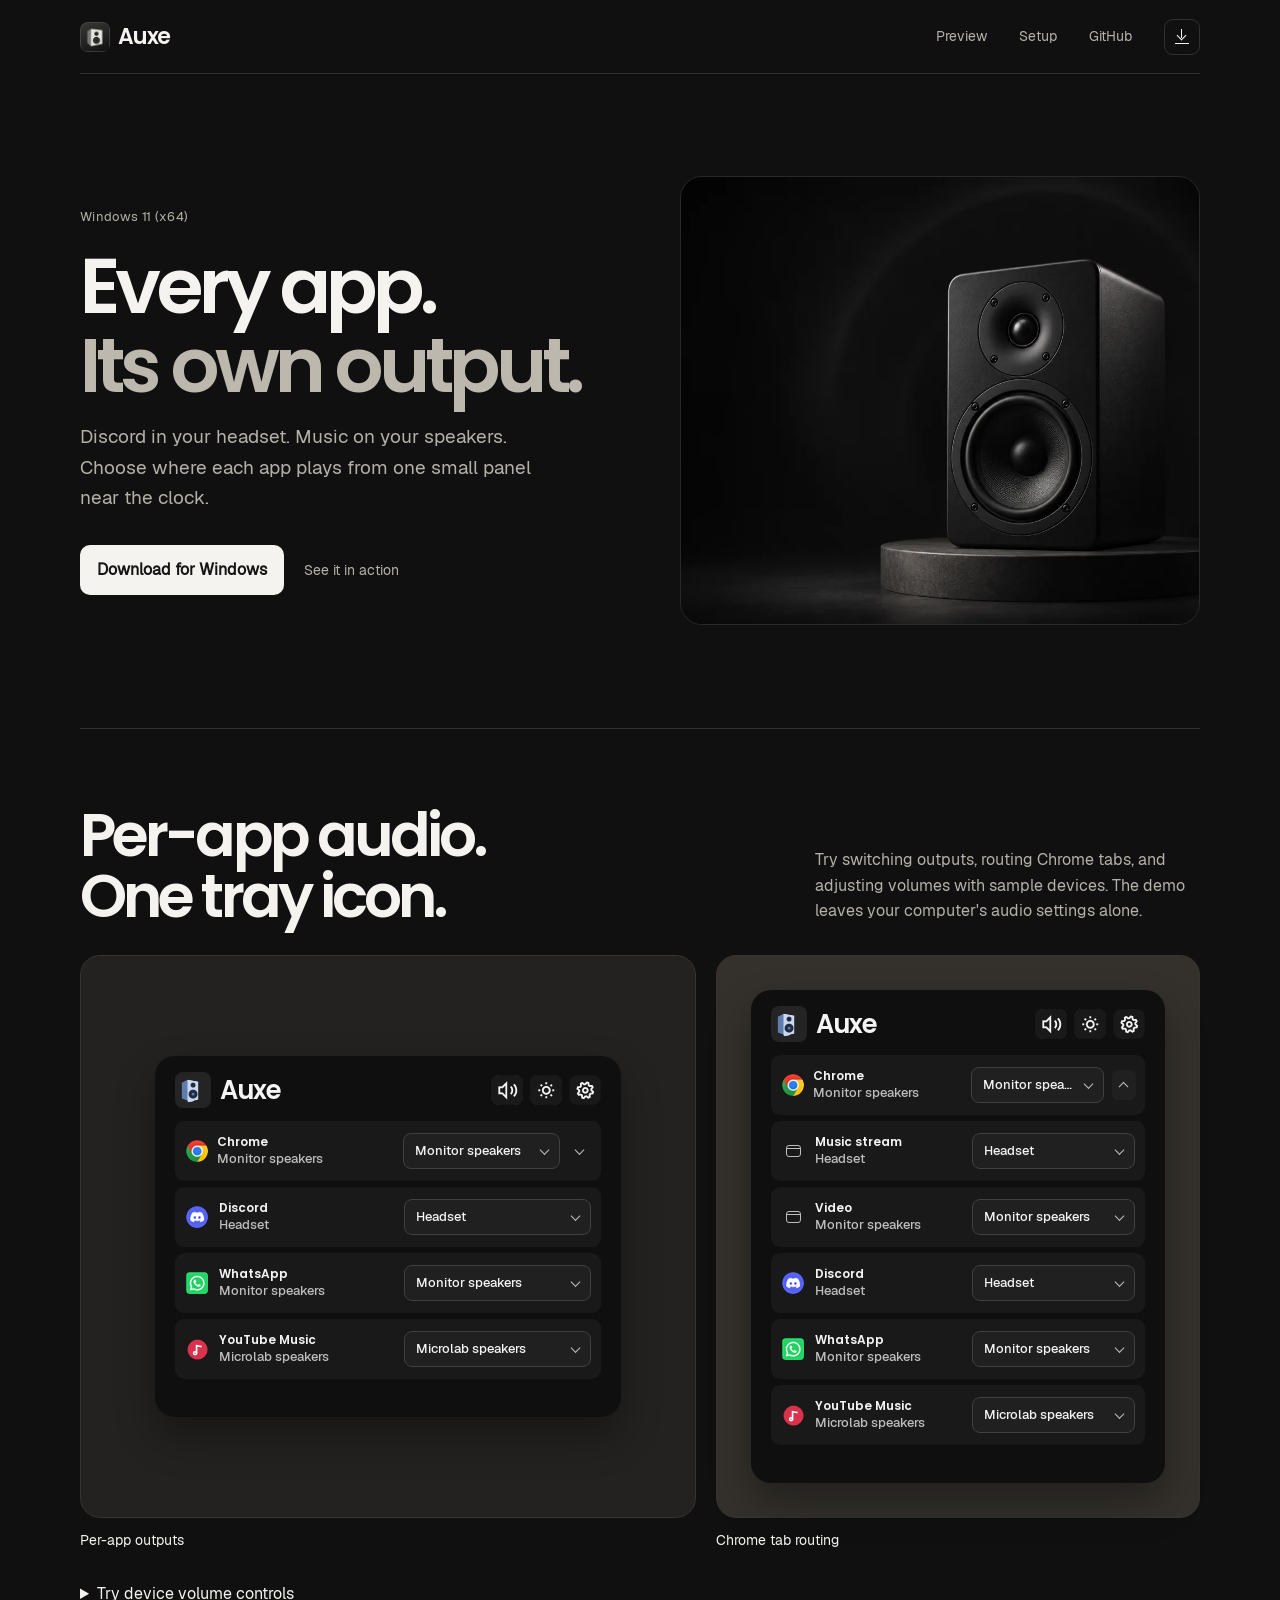
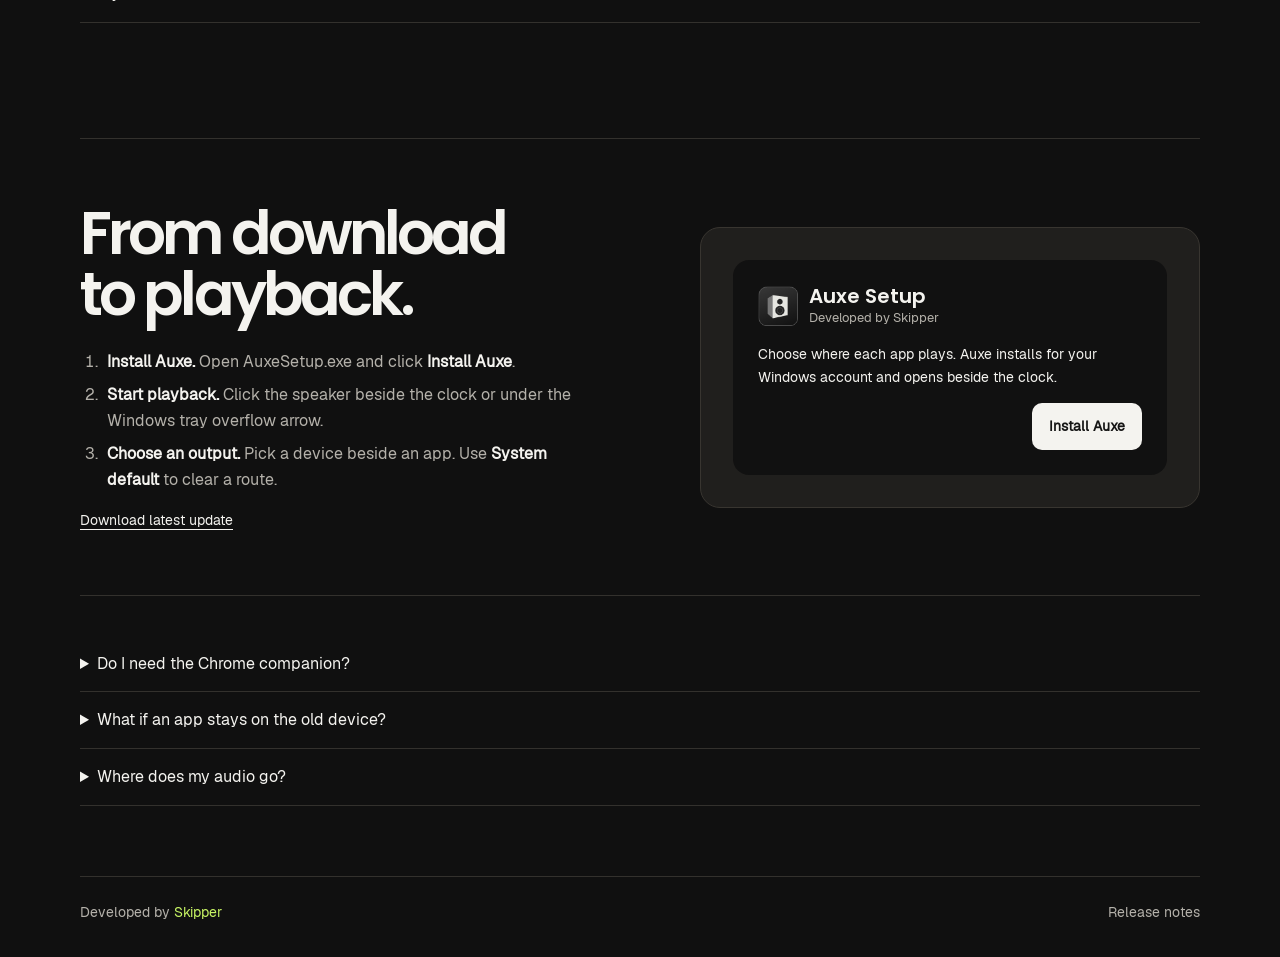
<file: docs/index.html>
<!doctype html>
<html lang="en">
<head>
  <meta charset="utf-8">
  <meta name="viewport" content="width=device-width, initial-scale=1">
  <meta name="description" content="Auxe is a lightweight Windows 11 tray app for choosing a different audio output for each app.">
  <meta name="theme-color" content="#101010">
  <title>Auxe Windows Audio Router</title>
  <link rel="icon" href="assets/auxe.png" type="image/png">
  <link rel="stylesheet" href="style.css?v=3">
  <link rel="stylesheet" href="tray-preview.css?v=5">
  <script src="motion.js" defer></script>
  <script src="tray-preview.js?v=4" defer></script>
</head>
<body>
  <a class="skip" href="#main">Skip to content</a>
  <header class="top shell">
    <a class="wordmark" href="./" aria-label="Auxe home"><img src="assets/auxe.png" alt="" width="30" height="30">Auxe</a>
    <nav aria-label="Main navigation">
      <a href="#preview">Preview</a>
      <a href="#setup">Setup</a>
      <a class="nav-source" href="https://github.com/rasithsenanayake/auxe">GitHub</a>
      <a class="nav-download" href="https://github.com/rasithsenanayake/auxe/releases/latest/download/AuxeSetup.exe" aria-label="Download the latest Auxe installer" title="Download Auxe"><span class="download-icon" aria-hidden="true"></span></a>
    </nav>
  </header>

  <main id="main">
    <section class="hero shell" aria-labelledby="hero-title">
      <div class="hero-copy">
        <p class="eyebrow">Windows 11 (x64)</p>
        <h1 id="hero-title">Every app.<br><span>Its own output.</span></h1>
        <p class="lede">Discord in your headset. Music on your speakers. Choose where each app plays from one small panel near the clock.</p>
        <div class="actions">
          <a class="button" href="https://github.com/rasithsenanayake/auxe/releases/latest/download/AuxeSetup.exe">Download for Windows</a>
          <a class="text-link" href="#preview">See it in action</a>
        </div>
      </div>
      <div class="hero-art">
        <img src="assets/speaker.webp" width="1200" height="800" fetchpriority="high" alt="A black two-driver speaker photographed in a dark studio">
      </div>
    </section>

    <section class="preview shell" id="preview" aria-labelledby="preview-title">
      <div class="section-heading" data-reveal>
        <h2 id="preview-title">Per-app audio.<br>One tray icon.</h2>
        <p>Try switching outputs, routing Chrome tabs, and adjusting volumes with sample devices. The demo leaves your computer's audio settings alone.</p>
      </div>
      <div class="gallery">
        <figure data-reveal>
          <div class="frame dark-frame" data-demo="apps"><img src="assets/app-outputs.png" alt="Auxe dark tray showing independent outputs for Chrome, Discord, WhatsApp and YouTube Music" width="466" height="364" loading="lazy"></div>
          <figcaption>Per-app outputs</figcaption>
        </figure>
        <figure data-reveal>
          <div class="frame light-frame" data-demo="tabs"><img src="assets/chrome-tabs.png" alt="Auxe with the Chrome row expanded and two browser tabs routed independently" width="466" height="496" loading="lazy"></div>
          <figcaption>Chrome tab routing</figcaption>
        </figure>
      </div>
      <details class="volume-preview">
        <summary>Try device volume controls</summary>
        <div data-demo="volume"><img src="assets/device-volume.png" width="466" height="298" loading="lazy" alt="Auxe device volume sliders for a headset, monitor and speakers"></div>
      </details>
    </section>

    <section class="setup shell" id="setup" aria-labelledby="setup-title">
      <div data-reveal>
        <h2 id="setup-title">From download<br>to playback.</h2>
        <ol>
          <li><strong>Install Auxe.</strong> Open AuxeSetup.exe and click <strong>Install Auxe</strong>.</li>
          <li><strong>Start playback.</strong> Click the speaker beside the clock or under the Windows tray overflow arrow.</li>
          <li><strong>Choose an output.</strong> Pick a device beside an app. Use <strong>System default</strong> to clear a route.</li>
        </ol>
        <p class="update-link"><a href="https://github.com/rasithsenanayake/auxe/releases/latest/download/AuxeSetup.exe">Download latest update</a></p>
      </div>
      <div class="setup-image" data-reveal>
        <div class="setup-card">
          <div class="setup-brand">
            <img src="assets/auxe.png" width="40" height="40" alt="">
            <div><strong>Auxe Setup</strong><span>Developed by Skipper</span></div>
          </div>
          <p>Choose where each app plays. Auxe installs for your Windows account and opens beside the clock.</p>
          <a class="button setup-install" href="https://github.com/rasithsenanayake/auxe/releases/latest/download/AuxeSetup.exe" aria-label="Install Auxe by downloading AuxeSetup.exe">Install Auxe</a>
        </div>
      </div>
    </section>

    <section class="answers shell" aria-label="Common questions">
      <details id="chrome-setup">
        <summary>Do I need the Chrome companion?</summary>
        <p>Use the companion for individual Chrome tabs and the installed YouTube Music window. Windows apps like Discord and WhatsApp work with Auxe on their own. Open the gear menu in Auxe and choose <strong>Chrome companion setup</strong> for the folder and instructions.</p>
      </details>
      <details>
        <summary>What if an app stays on the old device?</summary>
        <p>Some apps hold on to their original audio stream. Restart playback, rejoin the call, or set the playback device inside that app to System default.</p>
      </details>
      <details>
        <summary>Where does my audio go?</summary>
        <p>Audio stays on your PC. Auxe has no account, analytics, or telemetry. Optional update checks contact GitHub to fetch releases. You can turn them off in the gear menu.</p>
      </details>
    </section>
  </main>

  <footer class="shell footer">
    <span>Developed by <span class="developer-credit">Skipper</span></span>
    <a href="https://github.com/rasithsenanayake/auxe/releases">Release notes</a>
  </footer>
</body>
</html>
</file>
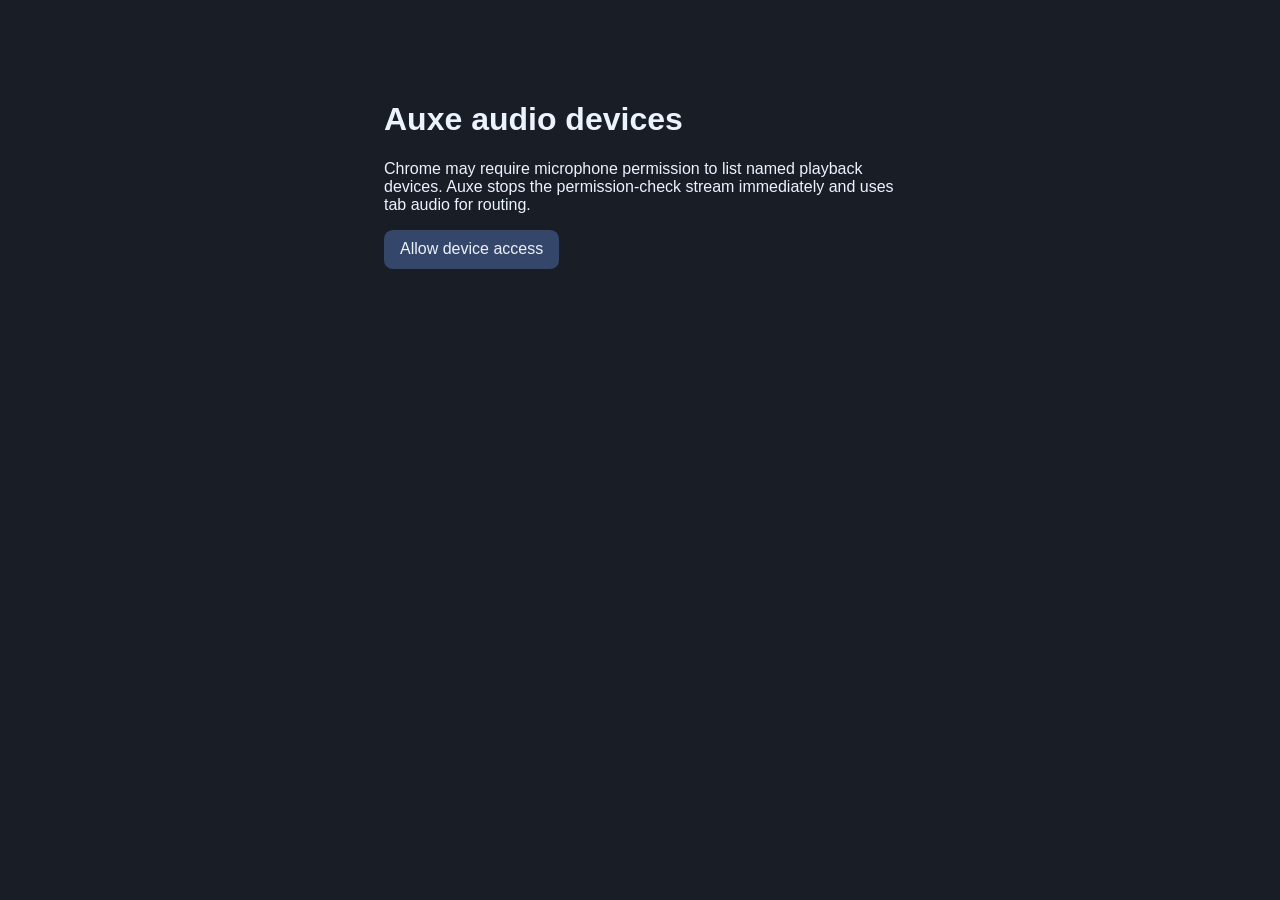
<file: chrome/devices.html>
<!doctype html>
<html lang="en">
<meta charset="utf-8">
<title>Auxe audio devices</title>
<style>
  body { font: 16px "Segoe UI", sans-serif; color: #edf2ff; background: #191d26; max-width: 32rem; margin: 4rem auto; padding: 1rem; }
  button { font: inherit; color: inherit; background: #34466a; border: 0; border-radius: .55rem; padding: .65rem 1rem; }
</style>
<h1>Auxe audio devices</h1>
<p>Chrome may require microphone permission to list named playback devices. Auxe stops the permission-check stream immediately and uses tab audio for routing.</p>
<button id="allow">Allow device access</button>
<p id="result" role="status"></p>
<script src="devices.js"></script>
</html>
</file>
<file: docs/style.css>
@font-face {
  font-family: Geist;
  src: url("assets/Geist-Regular.ttf") format("truetype");
  font-display: swap;
}
@font-face {
  font-family: Poppins;
  src: url("assets/Poppins-SemiBold.ttf") format("truetype");
  font-weight: 600;
  font-display: swap;
}

:root {
  color-scheme: dark;
  --background: #101010;
  --ink: #f4f3ef;
  --muted: #b4b1aa;
  --line: #33312d;
  --display: Poppins, "Segoe UI", sans-serif;
  --body: Geist, "Segoe UI", sans-serif;
}

* { box-sizing: border-box; }
html { scroll-behavior: smooth; }
body { margin: 0; background: var(--background); color: var(--ink); font: 16px/1.6 var(--body); }
a { color: inherit; }
img { display: block; max-width: 100%; height: auto; }
figure, p { margin: 0; }
a:focus-visible, summary:focus-visible { outline: 2px solid #e9e2d3; outline-offset: 5px; }
.shell { width: min(1120px, calc(100% - 56px)); margin-inline: auto; }
.skip { position: absolute; top: 10px; left: 12px; padding: 10px 14px; background: var(--ink); color: var(--background); transform: translateY(-160%); z-index: 2; }
.skip:focus { transform: none; }

.top { min-height: 74px; display: flex; align-items: center; justify-content: space-between; border-bottom: 1px solid var(--line); gap: 18px; }
.wordmark { display: inline-flex; align-items: center; gap: 8px; font: 600 22px/1 var(--display); letter-spacing: -.055em; text-decoration: none; }
.wordmark img { background: #262626; border-radius: 8px; }
nav { display: flex; align-items: center; gap: clamp(14px, 3vw, 32px); }
nav a, .footer a { color: var(--muted); text-decoration: none; font-size: 14px; }
nav a:hover, .footer a:hover, .text-link:hover { color: #fff; }
.footer .developer-credit { color: #c7f464; }
.nav-download { display: inline-grid; place-items: center; width: 36px; height: 36px; flex: 0 0 auto; color: var(--ink); border: 1px solid var(--line); border-radius: 9px; transition: background .18s; }
.nav-download:hover { background: #31302d; }
.download-icon { position: relative; width: 14px; height: 15px; border-bottom: 1.5px solid currentColor; }
.download-icon::before { content: ""; position: absolute; height: 9px; border-left: 1.5px solid currentColor; left: 6px; top: 0; }
.download-icon::after { content: ""; position: absolute; width: 6px; height: 6px; border-bottom: 1.5px solid currentColor; border-right: 1.5px solid currentColor; left: 3.25px; top: 3px; transform: rotate(45deg); }

.hero { display: grid; grid-template-columns: 1.04fr .96fr; gap: 36px; align-items: center; padding-block: clamp(50px, 8vw, 106px); }
.eyebrow { color: var(--muted); font-size: 13px; letter-spacing: .025em; }
h1, h2 { font: 600 1em/1.02 var(--display); margin: 0; letter-spacing: -.065em; }
h1 { font-size: clamp(49px, 6vw, 84px); margin-block: 20px 18px; }
h1 span { color: #bdb8ad; }
.lede { color: var(--muted); max-width: 38ch; font-size: clamp(16px, 1.6vw, 19px); }
.actions { margin-top: 32px; display: flex; align-items: center; flex-wrap: wrap; gap: 20px; }
.button { display: inline-flex; gap: 13px; align-items: center; padding: 12px 17px; border-radius: 10px; background: var(--ink); color: #151515; font-weight: 650; text-decoration: none; transition: background .18s, transform .18s; }
.button:hover { background: #ded9cf; transform: translateY(-2px); }
.text-link { color: var(--muted); text-decoration: none; font-size: 14px; }
.hero-art { overflow: hidden; border: 1px solid #2b2927; border-radius: 22px; background: #141414; }
.hero-art img { aspect-ratio: 1.16; width: 100%; object-fit: cover; object-position: 64% center; }

.preview, .setup, .answers { scroll-margin-top: 20px; }
.preview { border-top: 1px solid var(--line); padding-top: clamp(42px, 6vw, 76px); }
.section-heading { display: flex; justify-content: space-between; align-items: end; flex-wrap: wrap; gap: 22px; margin-bottom: 28px; }
h2 { font-size: clamp(36px, 5vw, 60px); }
.section-heading p { color: var(--muted); max-width: 35ch; padding-bottom: 3px; }
.gallery { display: grid; grid-template-columns: 1.12fr .88fr; gap: 20px; }
.frame { min-height: clamp(350px, 44vw, 530px); display: grid; place-items: center; padding: clamp(16px, 4vw, 48px); border-radius: 20px; border: 1px solid #363430; }
.dark-frame { background: #232220; }
.light-frame { background: #34312c; }
.frame img { width: min(100%, 444px); filter: drop-shadow(0 18px 24px #0008); }
.light-frame img { width: min(100%, 385px); }
figcaption { margin-top: 11px; display: flex; justify-content: space-between; gap: 10px; font-size: 14px; }
figcaption span { color: var(--muted); }
.volume-preview { margin-top: 15px; }
.volume-preview img { margin-block: 16px 4px; border: 1px solid var(--line); border-radius: 18px; }
.setup { display: grid; grid-template-columns: 1.08fr .92fr; align-items: center; gap: 32px; margin-top: clamp(58px, 9vw, 118px); padding-block: clamp(38px, 5vw, 66px); border-block: 1px solid var(--line); }
.setup ol { padding-inline-start: 22px; color: var(--muted); margin: 23px 0 0; max-width: 47ch; }
.setup li { padding-left: 5px; margin-bottom: 8px; }
.setup strong { color: var(--ink); }
.update-link { margin-top: 16px; font-size: 14px; }
.update-link a { text-underline-offset: 4px; }
.setup-image { display: grid; justify-items: center; padding: clamp(16px, 4vw, 32px); background: #201f1d; border: 1px solid #383530; border-radius: 20px; }
.answers { padding-block: 40px 70px; }
details { border-bottom: 1px solid var(--line); padding-block: 15px; }
summary { font-size: 16px; cursor: pointer; }
details p { color: var(--muted); max-width: 68ch; padding-top: 10px; }
.footer { display: flex; justify-content: space-between; gap: 12px; padding-block: 24px 34px; border-top: 1px solid var(--line); color: var(--muted); font-size: 14px; }

@media (prefers-reduced-motion: no-preference) {
  @keyframes arrive {
    from { opacity: 0; transform: translateY(12px); }
    to { opacity: 1; transform: translateY(0); }
  }
  .hero-copy { animation: arrive .48s cubic-bezier(.2, .7, .25, 1) both; }
  .hero-art { animation: arrive .56s .06s cubic-bezier(.2, .7, .25, 1) both; }
  .motion-ready [data-reveal] { transition: opacity .45s ease, transform .45s cubic-bezier(.2, .7, .25, 1); }
  .motion-ready [data-reveal]:not(.visible) { opacity: 0; transform: translateY(14px); }
  .frame img { transition: transform .28s ease; }
  .frame:hover img { transform: translateY(-3px); }
}

@media (max-width: 900px) {
  .hero { gap: 22px; }
  h1 { font-size: clamp(45px, 7.3vw, 68px); }
  .actions { gap: 12px; }
}

@media (max-width: 700px) {
  .shell { width: calc(100% - 36px); }
  .top { min-height: 65px; }
  nav { gap: 12px; }
  nav a { font-size: 13px; }
  .hero, .gallery, .setup { grid-template-columns: 1fr; }
  .hero { gap: 28px; padding-block: 47px; }
  h1 { font-size: clamp(44px, 11vw, 69px); }
  .hero-art img { aspect-ratio: 1.55; }
  .frame { min-height: auto; }
  .section-heading { align-items: start; }
  .answers { padding-bottom: 52px; }
}

@media (max-width: 365px) {
  .nav-source { display: none; }
}

@media (prefers-reduced-motion: reduce) {
  html { scroll-behavior: auto; }
  .button { transition: none; }
  .button:hover { transform: none; }
}

.setup-card { display: grid; gap: 15px; width: 100%; padding: clamp(14px, 2vw, 25px); border-radius: 16px; background: #111; }
.setup-brand { display: flex; align-items: center; gap: 11px; }
.setup-brand strong, .setup-brand span { display: block; }
.setup-brand strong { font: 600 20px/1.15 var(--display); }
.setup-brand span { color: var(--muted); font-size: 13px; }
.setup-card p { font-size: 14px; }
.setup-install { justify-self: end; font-size: 14px; }
</file>
<file: docs/tray-preview.css>
:root { --tray-preview-ready: 4; }

@font-face {
  font-family: "Geist Preview";
  src: url("assets/Geist-Medium.woff2") format("woff2");
  font-weight: 500;
  font-display: swap;
}

.gallery > figure { display: grid; grid-template-rows: 1fr auto; min-width: 0; }
.gallery .frame[data-demo] { padding: clamp(13px, 3vw, 34px); }

.demo-panel {
  --toolbar-row: 0px;
  --tray: #0f0f0f;
  --tray-icons: url("assets/app-outputs.png");
  --row: #191919;
  --control: #202020;
  --edge: #404040;
  --text: #f4f4f4;
  --muted-text: #bebebe;
  width: min(100%, 466px);
  min-width: 0;
  padding: 16px 20px 38px;
  border-radius: 20px;
  background: var(--tray);
  color: var(--text);
  color-scheme: dark;
  box-shadow: 0 20px 40px #0005;
  font: 500 13.5px/1.25 "Geist Preview", Geist, "Segoe UI", sans-serif;
}
.demo-panel.demo-light {
  --toolbar-row: -30px;
  --tray: #f6f6f4;
  --tray-icons: url("assets/light-mode.png");
  --row: #fff;
  --control: #f0f1f4;
  --edge: #cccdd1;
  --text: #23252a;
  --muted-text: #535763;
  color-scheme: light;
}
.demo-panel [hidden] { display: none; }
.demo-heading { display: flex; align-items: center; gap: 9px; padding-bottom: 13px; }
.demo-heading strong { min-width: 0; font: 600 clamp(16px, 2vw, 26px)/1.1 var(--display); letter-spacing: -.045em; }
.demo-logo, .demo-app-icon, .demo-header-button {
  display: block;
  flex: 0 0 auto;
  background-image: var(--tray-icons);
  background-repeat: no-repeat;
}
.demo-logo { width: 36px; height: 36px; border-radius: 8px; background-position: -20px -16px; }
.demo-toolbar { display: flex; align-items: center; gap: 7px; margin-left: auto; }
.demo-header-button {
  display: block;
  width: 32px;
  height: 30px;
  overflow: hidden;
  background-image: url("assets/tray-toolbar.png");
  background-size: 96px 60px;
  background-clip: padding-box;
  padding: 0;
  border: 0;
  border-radius: 8px;
  cursor: pointer;
}
.demo-speaker { background-position: 0 var(--toolbar-row); }
.demo-theme { background-position: -32px var(--toolbar-row); }
.demo-gear { background-position: -64px var(--toolbar-row); list-style: none; }
.demo-gear::-webkit-details-marker { display: none; }
.demo-toolbar button:hover, .demo-gear:hover { filter: brightness(1.24); }
.demo-light .demo-toolbar button:hover, .demo-light .demo-gear:hover { filter: brightness(.94); }
.demo-speaker[aria-pressed="true"] { box-shadow: 0 0 0 1px var(--muted-text); }
.demo-settings { position: relative; padding: 0; border: 0; }
.demo-menu {
  position: absolute;
  z-index: 3;
  top: calc(100% + 5px);
  right: 0;
  display: grid;
  gap: 3px;
  width: max-content;
  max-width: 220px;
  padding: 6px;
  border: 1px solid var(--edge);
  border-radius: 8px;
  background: var(--control);
  box-shadow: 0 10px 24px #0005;
}
.demo-menu label, .demo-menu a { display: flex; gap: 8px; align-items: center; padding: 6px 8px; border-radius: 5px; font-size: 13px; }
.demo-menu label:hover, .demo-menu a:hover { background: var(--row); }
.demo-menu input { margin: 0; accent-color: var(--muted-text); }
.demo-menu a { text-decoration: none; }
.demo-rows, .demo-tab-list { display: grid; gap: 6px; }
.demo-row, .demo-level { min-height: 60px; padding: 9px 10px; border-radius: 9px; background: var(--row); }
.demo-row { display: grid; grid-template-columns: 24px minmax(0, 1fr) minmax(0, 46%); gap: 10px; align-items: center; }
.demo-row.includes-tabs { grid-template-columns: 24px minmax(0, 1fr) minmax(0, calc(46% - 30px)) 23px; gap: 8px; }
.demo-identity { min-width: 0; }
.demo-identity strong, .demo-identity small { display: block; overflow: hidden; text-overflow: ellipsis; white-space: nowrap; }
.demo-identity strong, .demo-level label { font: 600 12px/1.35 var(--display); }
.demo-identity small { color: var(--muted-text); font-size: 13px; margin-top: 1px; }
.demo-app-icon { width: 24px; height: 24px; }
.icon-chrome { background-position: -33px -84px; clip-path: circle(11px at center); }
.icon-discord { background-position: -33px -150px; clip-path: circle(11px at center); }
.icon-whatsapp { background-position: -33px -216px; clip-path: inset(1px round 4px); }
.icon-music { background-position: -33px -282px; clip-path: circle(11px at center); }
.icon-tab { width: 15px; height: 12px; margin-inline: auto; border: 1px solid var(--muted-text); border-radius: 3px; background: none; }
.icon-tab::before { content: ""; display: block; margin-top: 2px; border-top: 1px solid var(--muted-text); }
.demo-select { position: relative; min-width: 0; }
.demo-select::after, .demo-expand::after {
  content: ""; position: absolute; top: 50%; width: 6px; height: 6px;
  border-inline-end: 1px solid var(--muted-text); border-bottom: 1px solid var(--muted-text);
  transform: translateY(-65%) rotate(45deg); pointer-events: none;
}
.demo-select::after { right: 12px; }
.demo-expand::after { right: 9px; }
.demo-expand[aria-expanded="true"]::after { transform: translateY(-25%) rotate(225deg); }
.demo-select select {
  appearance: none; width: 100%; min-width: 0; height: 36px; padding: 0 25px 0 11px;
  border: 1px solid var(--edge); border-radius: 8px; background: var(--control); color: var(--text);
  font: inherit; font-size: 13px; white-space: nowrap; overflow: hidden; text-overflow: ellipsis; cursor: pointer;
}
.demo-expand { position: relative; width: 24px; height: 30px; border: 0; border-radius: 6px; background: transparent; cursor: pointer; }
.demo-expand:hover, .demo-expand[aria-expanded="true"] { background: var(--control); }
.demo-panel :is(button, input, select, summary, a):focus-visible { outline: 2px solid var(--text); outline-offset: 2px; }
.demo-panel .demo-header-button:focus-visible { outline-offset: -2px; }
.demo-level { padding-inline: 14px; }
.demo-level > div { display: grid; grid-template-columns: minmax(0, 1fr) 38px; align-items: center; gap: 12px; }
.demo-level input { width: 100%; margin: 5px 0 0; accent-color: var(--text); cursor: pointer; }
.demo-level output { color: var(--muted-text); text-align: right; font-variant-numeric: tabular-nums; }
.volume-preview [data-demo] { margin-block: 15px 3px; }

@media (max-width: 480px) {
  .demo-panel { padding: 11px 10px 25px; }
  .demo-toolbar { gap: 3px; }
  .demo-heading { gap: 5px; }
  .demo-logo { transform: scale(.8); }

  .demo-row { gap: 6px; padding-inline: 6px; }
  .demo-row.includes-tabs { gap: 4px; }
  .demo-select select { padding-left: 6px; font-size: 12px; }
  .demo-identity small { font-size: 11px; }
}

@supports (appearance: base-select) {
  .demo-select select, .demo-select select::picker(select) { appearance: base-select; }
  .demo-select select { align-items: center; }
  .demo-select select::picker-icon { display: none; }
  .demo-select select::picker(select) {
    inline-size: max-content;
    min-inline-size: min(170px, calc(100vw - 24px));
    max-inline-size: min(240px, calc(100vw - 24px));
    margin-block: 4px;
    padding: 4px;
    border: 1px solid var(--edge);
    border-radius: 10px;
    background: var(--control);
    color: var(--text);
    box-shadow: 0 10px 24px #0005;
    font: inherit;
  }
  .demo-select select option { min-height: 32px; padding: 6px 8px; border-radius: 6px; }
  .demo-select select option:hover, .demo-select select option:focus-visible, .demo-select select option:checked {
    background: var(--row);
  }
  .demo-select select option::checkmark { color: var(--text); }
  .demo-select select:open { border-color: var(--muted-text); }
  .demo-select:has(select:open)::after { transform: translateY(-25%) rotate(225deg); }
}
</file>
